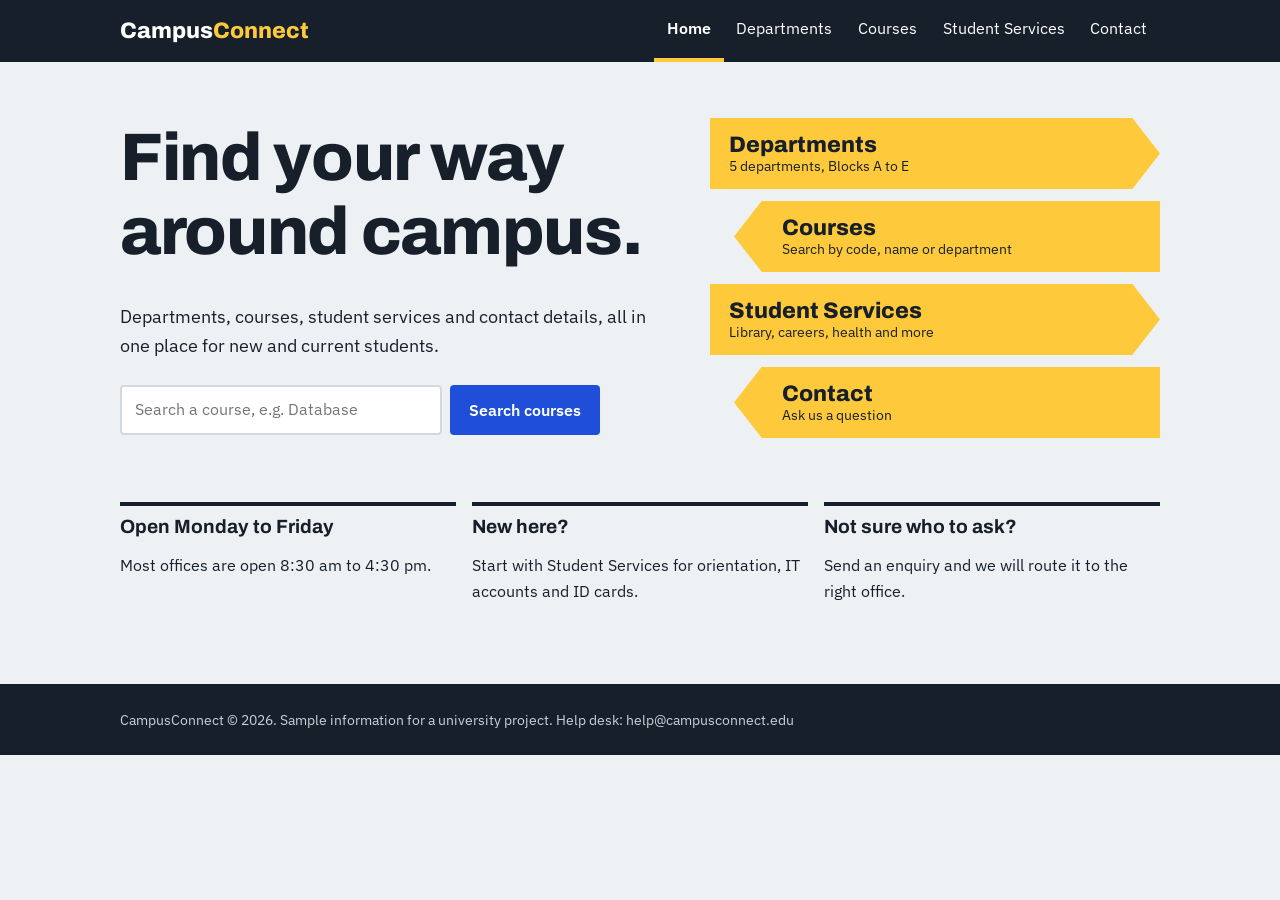
<file: index.html>
<!DOCTYPE html>
<html lang="en">
<head>
<meta charset="UTF-8">
<meta name="viewport" content="width=device-width, initial-scale=1">
<title>Home | CampusConnect</title>
<meta name="description" content="CampusConnect: departments, courses, student services and contacts in one place.">
<link rel="preconnect" href="https://fonts.googleapis.com"><link rel="preconnect" href="https://fonts.gstatic.com" crossorigin>
<link href="https://fonts.googleapis.com/css2?family=Archivo:wght@600;700;800&family=IBM+Plex+Sans:wght@400;600&display=swap" rel="stylesheet">
<link rel="stylesheet" href="css/style.css">
</head>
<body>
<header><div class="wrap">
<a class="brand" href="index.html">Campus<span>Connect</span></a>
<nav aria-label="Main">
<a href="index.html" aria-current="page">Home</a>
<a href="departments.html">Departments</a>
<a href="courses.html">Courses</a>
<a href="services.html">Student Services</a>
<a href="contact.html">Contact</a>
</nav></div></header>
<main><div class="wrap">
<section class="hero">
<div>
<h1>Find your way around campus.</h1>
<p class="lead">Departments, courses, student services and contact details, all in one place for new and current students.</p>
<form class="search" action="courses.html" method="get" role="search">
<label for="hq" style="position:absolute;left:-9999px">Search courses</label>
<input id="hq" name="q" type="search" placeholder="Search a course, e.g. Database">
<button type="submit">Search courses</button>
</form>
</div>
<div class="signpost" aria-label="Quick links">
<a class="sign" href="departments.html">Departments<small>5 departments, Blocks A to E</small></a>
<a class="sign" href="courses.html">Courses<small>Search by code, name or department</small></a>
<a class="sign" href="services.html">Student Services<small>Library, careers, health and more</small></a>
<a class="sign" href="contact.html">Contact<small>Ask us a question</small></a>
</div>
</section>
<section class="facts">
<div><h3>Open Monday to Friday</h3><p>Most offices are open 8:30 am to 4:30 pm.</p></div>
<div><h3>New here?</h3><p>Start with Student Services for orientation, IT accounts and ID cards.</p></div>
<div><h3>Not sure who to ask?</h3><p>Send an enquiry and we will route it to the right office.</p></div>
</section>
</div></main>
<footer><div class="wrap">CampusConnect &copy; 2026. Sample information for a university project. Help desk: help@campusconnect.edu</div></footer>
<script src="js/script.js"></script>
</body>
</html>
</file>
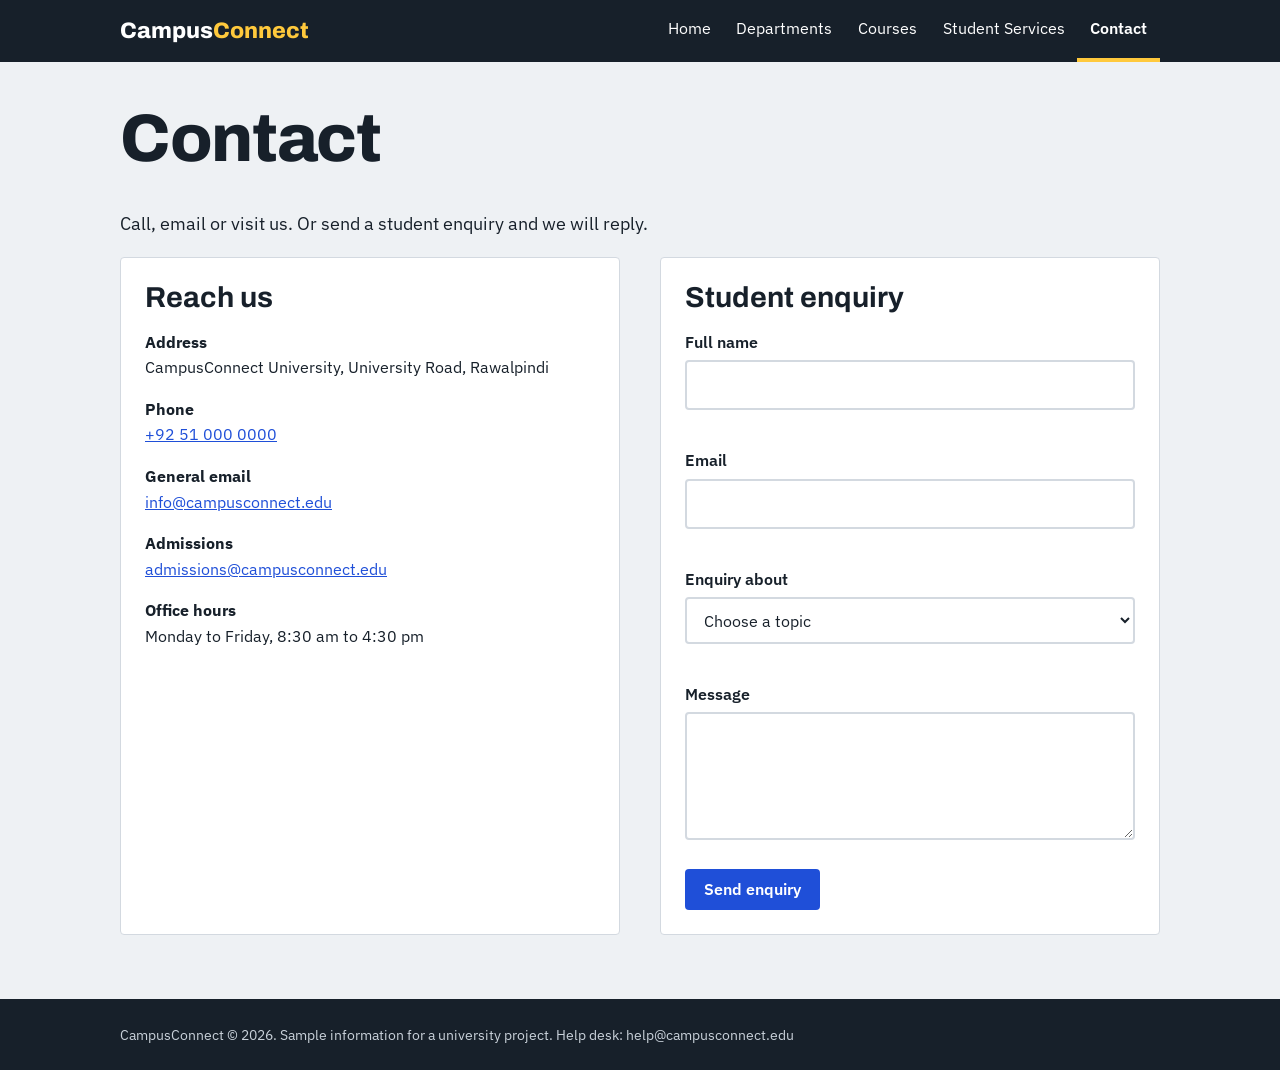
<file: contact.html>
<!DOCTYPE html>
<html lang="en">
<head>
<meta charset="UTF-8">
<meta name="viewport" content="width=device-width, initial-scale=1">
<title>Contact | CampusConnect</title>
<meta name="description" content="CampusConnect: departments, courses, student services and contacts in one place.">
<link rel="preconnect" href="https://fonts.googleapis.com"><link rel="preconnect" href="https://fonts.gstatic.com" crossorigin>
<link href="https://fonts.googleapis.com/css2?family=Archivo:wght@600;700;800&family=IBM+Plex+Sans:wght@400;600&display=swap" rel="stylesheet">
<link rel="stylesheet" href="css/style.css">
</head>
<body>
<header><div class="wrap">
<a class="brand" href="index.html">Campus<span>Connect</span></a>
<nav aria-label="Main">
<a href="index.html">Home</a>
<a href="departments.html">Departments</a>
<a href="courses.html">Courses</a>
<a href="services.html">Student Services</a>
<a href="contact.html" aria-current="page">Contact</a>
</nav></div></header>
<main><div class="wrap">
<h1>Contact</h1>
<p class="lead">Call, email or visit us. Or send a student enquiry and we will reply.</p>
<div class="two">
<div class="panel">
<h2>Reach us</h2>
<dl>
<dt>Address</dt><dd>CampusConnect University, University Road, Rawalpindi</dd>
<dt>Phone</dt><dd><a href="tel:+920510000000">+92 51 000 0000</a></dd>
<dt>General email</dt><dd><a href="mailto:info@campusconnect.edu">info@campusconnect.edu</a></dd>
<dt>Admissions</dt><dd><a href="mailto:admissions@campusconnect.edu">admissions@campusconnect.edu</a></dd>
<dt>Office hours</dt><dd>Monday to Friday, 8:30 am to 4:30 pm</dd>
</dl>
</div>
<div class="panel">
<h2>Student enquiry</h2>
<form id="enquiry" novalidate>
<label for="name">Full name</label>
<input id="name" name="name" autocomplete="name"><p class="err" id="name-err"></p>
<label for="email">Email</label>
<input id="email" name="email" type="email" autocomplete="email"><p class="err" id="email-err"></p>
<label for="topic">Enquiry about</label>
<select id="topic" name="topic"><option value="">Choose a topic</option><option>Admissions</option><option>Courses</option><option>Fees and financial aid</option><option>Student services</option><option>Other</option></select><p class="err" id="topic-err"></p>
<label for="message">Message</label>
<textarea id="message" name="message" rows="4"></textarea><p class="err" id="message-err"></p>
<button type="submit">Send enquiry</button>
<div id="form-msg" class="msg" role="status" aria-live="polite"></div>
</form>
</div>
</div>
</div></main>
<footer><div class="wrap">CampusConnect &copy; 2026. Sample information for a university project. Help desk: help@campusconnect.edu</div></footer>
<script src="js/script.js"></script>
</body>
</html>
</file>
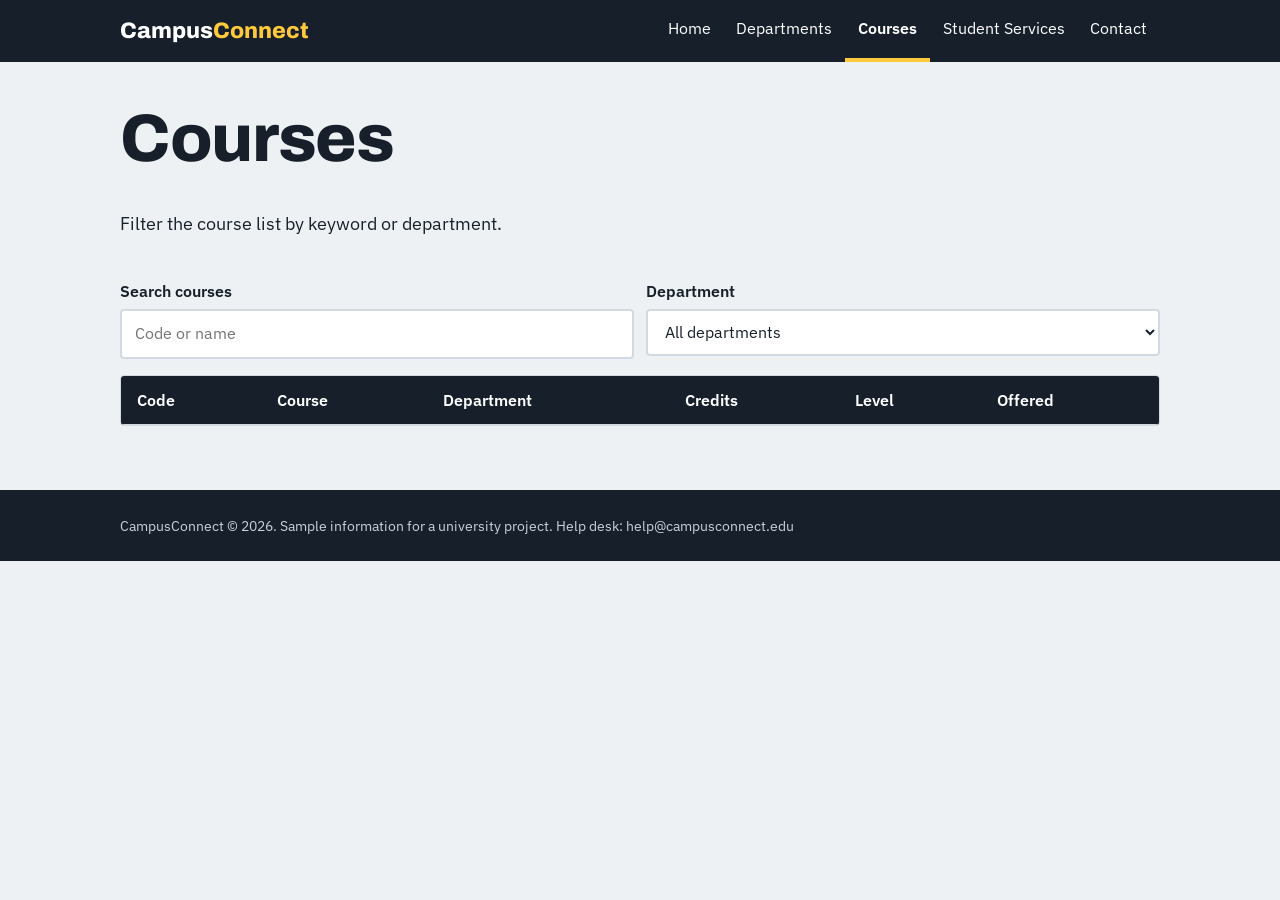
<file: courses.html>
<!DOCTYPE html>
<html lang="en">
<head>
<meta charset="UTF-8">
<meta name="viewport" content="width=device-width, initial-scale=1">
<title>Courses | CampusConnect</title>
<meta name="description" content="CampusConnect: departments, courses, student services and contacts in one place.">
<link rel="preconnect" href="https://fonts.googleapis.com"><link rel="preconnect" href="https://fonts.gstatic.com" crossorigin>
<link href="https://fonts.googleapis.com/css2?family=Archivo:wght@600;700;800&family=IBM+Plex+Sans:wght@400;600&display=swap" rel="stylesheet">
<link rel="stylesheet" href="css/style.css">
</head>
<body>
<header><div class="wrap">
<a class="brand" href="index.html">Campus<span>Connect</span></a>
<nav aria-label="Main">
<a href="index.html">Home</a>
<a href="departments.html">Departments</a>
<a href="courses.html" aria-current="page">Courses</a>
<a href="services.html">Student Services</a>
<a href="contact.html">Contact</a>
</nav></div></header>
<main><div class="wrap">
<h1>Courses</h1>
<p class="lead">Filter the course list by keyword or department.</p>
<div class="filters">
<div><label for="q">Search courses</label><input id="q" type="search" placeholder="Code or name"></div>
<div><label for="dept">Department</label><select id="dept"></select></div>
</div>
<p id="count" aria-live="polite"></p>
<div class="tablewrap"><table>
<thead><tr><th>Code</th><th>Course</th><th>Department</th><th>Credits</th><th>Level</th><th>Offered</th></tr></thead>
<tbody id="course-body"></tbody>
</table></div>
</div></main>
<footer><div class="wrap">CampusConnect &copy; 2026. Sample information for a university project. Help desk: help@campusconnect.edu</div></footer>
<script src="js/script.js"></script>
</body>
</html>
</file>
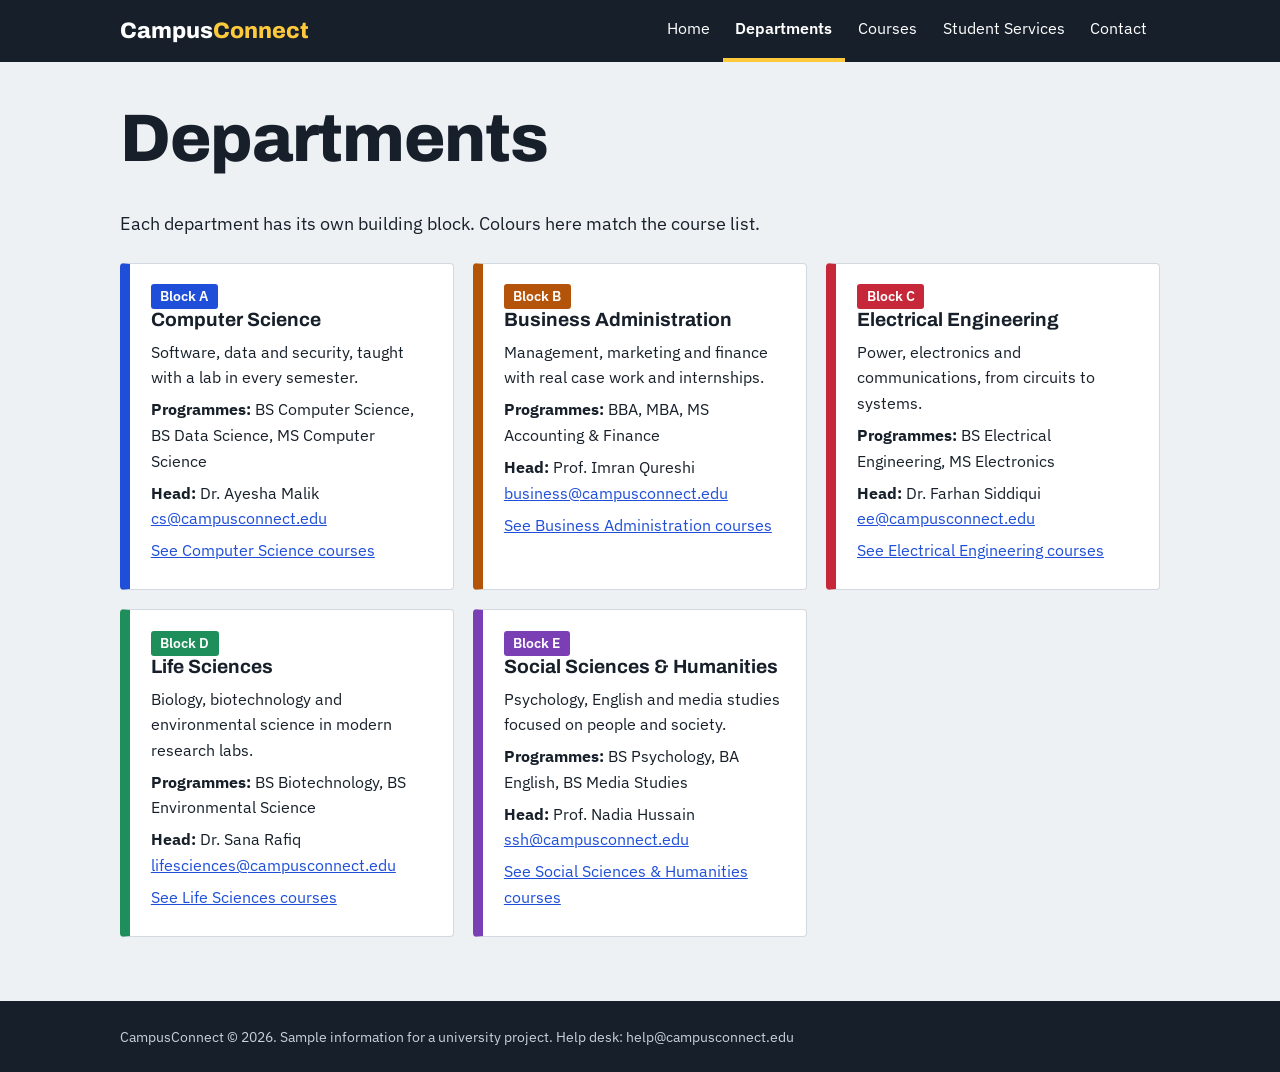
<file: departments.html>
<!DOCTYPE html>
<html lang="en">
<head>
<meta charset="UTF-8">
<meta name="viewport" content="width=device-width, initial-scale=1">
<title>Departments | CampusConnect</title>
<meta name="description" content="CampusConnect: departments, courses, student services and contacts in one place.">
<link rel="preconnect" href="https://fonts.googleapis.com"><link rel="preconnect" href="https://fonts.gstatic.com" crossorigin>
<link href="https://fonts.googleapis.com/css2?family=Archivo:wght@600;700;800&family=IBM+Plex+Sans:wght@400;600&display=swap" rel="stylesheet">
<link rel="stylesheet" href="css/style.css">
</head>
<body>
<header><div class="wrap">
<a class="brand" href="index.html">Campus<span>Connect</span></a>
<nav aria-label="Main">
<a href="index.html">Home</a>
<a href="departments.html" aria-current="page">Departments</a>
<a href="courses.html">Courses</a>
<a href="services.html">Student Services</a>
<a href="contact.html">Contact</a>
</nav></div></header>
<main><div class="wrap">
<h1>Departments</h1>
<p class="lead">Each department has its own building block. Colours here match the course list.</p>
<div class="grid" id="dept-grid"></div>
</div></main>
<footer><div class="wrap">CampusConnect &copy; 2026. Sample information for a university project. Help desk: help@campusconnect.edu</div></footer>
<script src="js/script.js"></script>
</body>
</html>
</file>
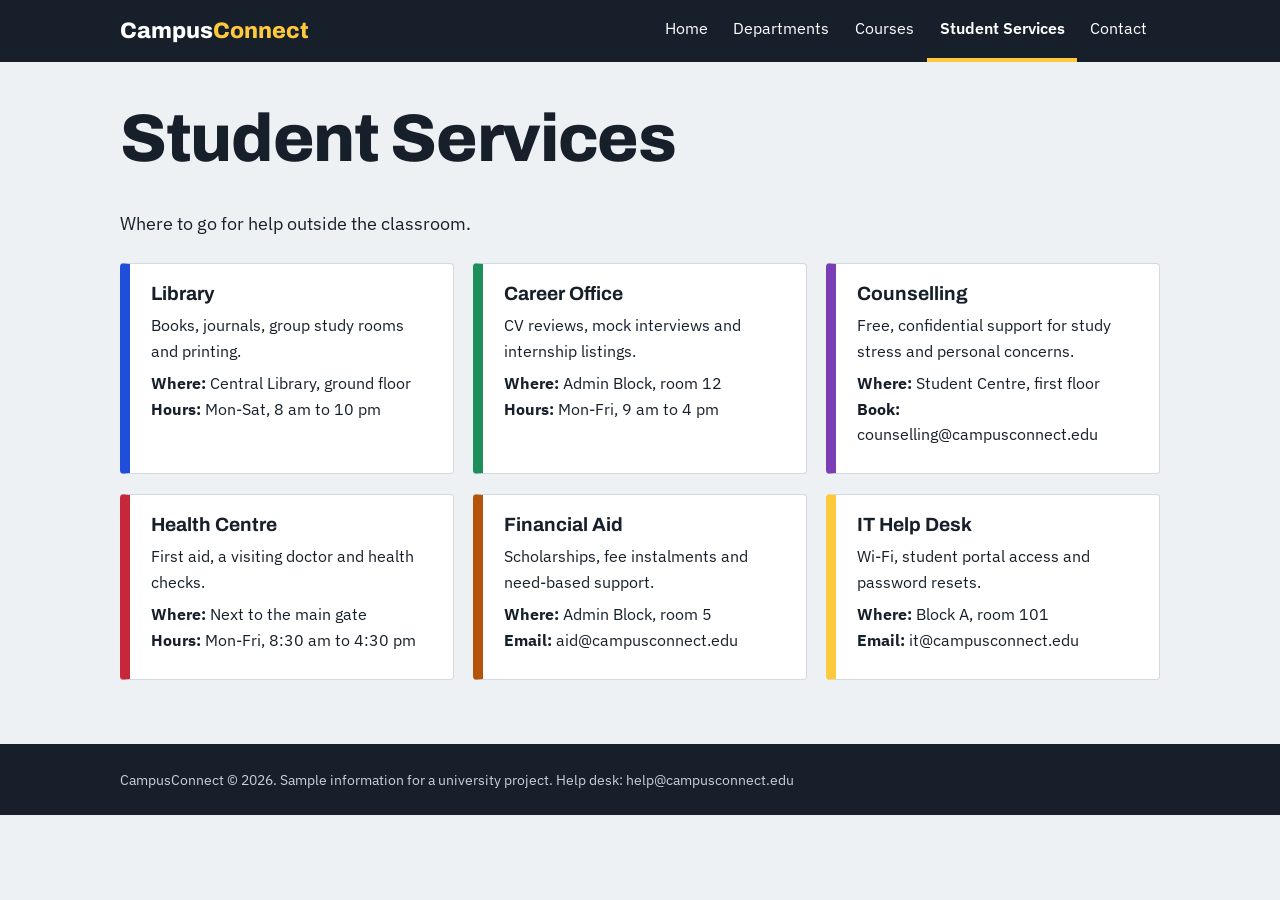
<file: services.html>
<!DOCTYPE html>
<html lang="en">
<head>
<meta charset="UTF-8">
<meta name="viewport" content="width=device-width, initial-scale=1">
<title>Student Services | CampusConnect</title>
<meta name="description" content="CampusConnect: departments, courses, student services and contacts in one place.">
<link rel="preconnect" href="https://fonts.googleapis.com"><link rel="preconnect" href="https://fonts.gstatic.com" crossorigin>
<link href="https://fonts.googleapis.com/css2?family=Archivo:wght@600;700;800&family=IBM+Plex+Sans:wght@400;600&display=swap" rel="stylesheet">
<link rel="stylesheet" href="css/style.css">
</head>
<body>
<header><div class="wrap">
<a class="brand" href="index.html">Campus<span>Connect</span></a>
<nav aria-label="Main">
<a href="index.html">Home</a>
<a href="departments.html">Departments</a>
<a href="courses.html">Courses</a>
<a href="services.html" aria-current="page">Student Services</a>
<a href="contact.html">Contact</a>
</nav></div></header>
<main><div class="wrap">
<h1>Student Services</h1>
<p class="lead">Where to go for help outside the classroom.</p>
<div class="grid">
<article class="card"><h3>Library</h3><p>Books, journals, group study rooms and printing.</p><p><strong>Where:</strong> Central Library, ground floor<br><strong>Hours:</strong> Mon-Sat, 8 am to 10 pm</p></article>
<article class="card" style="--c:#1e8e5a"><h3>Career Office</h3><p>CV reviews, mock interviews and internship listings.</p><p><strong>Where:</strong> Admin Block, room 12<br><strong>Hours:</strong> Mon-Fri, 9 am to 4 pm</p></article>
<article class="card" style="--c:#7a3fb5"><h3>Counselling</h3><p>Free, confidential support for study stress and personal concerns.</p><p><strong>Where:</strong> Student Centre, first floor<br><strong>Book:</strong> counselling@campusconnect.edu</p></article>
<article class="card" style="--c:#c62839"><h3>Health Centre</h3><p>First aid, a visiting doctor and health checks.</p><p><strong>Where:</strong> Next to the main gate<br><strong>Hours:</strong> Mon-Fri, 8:30 am to 4:30 pm</p></article>
<article class="card" style="--c:#b4530a"><h3>Financial Aid</h3><p>Scholarships, fee instalments and need-based support.</p><p><strong>Where:</strong> Admin Block, room 5<br><strong>Email:</strong> aid@campusconnect.edu</p></article>
<article class="card" style="--c:#ffc93c"><h3>IT Help Desk</h3><p>Wi-Fi, student portal access and password resets.</p><p><strong>Where:</strong> Block A, room 101<br><strong>Email:</strong> it@campusconnect.edu</p></article>
</div>
</div></main>
<footer><div class="wrap">CampusConnect &copy; 2026. Sample information for a university project. Help desk: help@campusconnect.edu</div></footer>
<script src="js/script.js"></script>
</body>
</html>
</file>
<file: css/style.css>
:root{--ink:#17202a;--paper:#eef1f4;--card:#fff;--blue:#1f4fd8;--sign:#ffc93c;--green:#1e8e5a;--red:#c62839;--line:#d3d9e0;
--font:"IBM Plex Sans",system-ui,-apple-system,"Segoe UI",sans-serif;--head:"Archivo","Arial Narrow",Arial,sans-serif}
*{box-sizing:border-box}
body{margin:0;font:1rem/1.6 var(--font);color:var(--ink);background:var(--paper)}
h1,h2,h3{font-family:var(--head);line-height:1.1;margin:0 0 .5em}
h1{font-size:clamp(2.4rem,6vw,4.2rem);font-weight:800;letter-spacing:-.02em}
h2{font-size:1.8rem;font-weight:700}h3{font-size:1.2rem;font-weight:700}
a{color:var(--blue)}
:focus-visible{outline:3px solid var(--blue);outline-offset:2px}
.wrap{max-width:1080px;margin:0 auto;padding:0 1.25rem}
header{background:var(--ink)}
header .wrap{display:flex;flex-wrap:wrap;align-items:center;justify-content:space-between;gap:.5rem 2rem}
.brand{font:800 1.4rem var(--head);color:#fff;text-decoration:none;padding:1rem 0}
.brand span{color:var(--sign)}
nav{display:flex;flex-wrap:wrap}
nav a{color:#fff;text-decoration:none;padding:1rem .8rem;border-bottom:4px solid transparent}
nav a:hover{border-color:#5b6b7d}
nav a[aria-current]{border-color:var(--sign);font-weight:600}
main{padding:2.5rem 0 4rem}
.lead{font-size:1.15rem;max-width:60ch}
.hero{display:grid;grid-template-columns:1.1fr .9fr;gap:2.5rem;align-items:center;padding:1rem 0 2rem}
.search{display:flex;gap:.5rem;margin-top:1.5rem;max-width:30rem}
input,select,textarea{font:inherit;padding:.65rem .8rem;border:2px solid var(--line);border-radius:4px;background:#fff;width:100%;color:var(--ink)}
input:focus,select:focus,textarea:focus{border-color:var(--blue);outline:none}
button,.btn{font:600 1rem var(--font);background:var(--blue);color:#fff;border:0;border-radius:4px;padding:.65rem 1.2rem;cursor:pointer;text-decoration:none;white-space:nowrap}
button:hover,.btn:hover{background:#163aa3}
.signpost{display:grid;gap:.7rem}
.sign{display:block;background:var(--sign);color:var(--ink);text-decoration:none;font:800 1.4rem var(--head);padding:.9rem 3rem .9rem 1.2rem;clip-path:polygon(0 0,calc(100% - 28px) 0,100% 50%,calc(100% - 28px) 100%,0 100%);transition:transform .15s}
.sign small{display:block;font:400 .85rem var(--font)}
.sign:nth-child(even){clip-path:polygon(28px 0,100% 0,100% 100%,28px 100%,0 50%);padding:.9rem 1.2rem .9rem 3rem;margin-left:1.5rem}
.sign:hover{transform:translateX(6px)}.sign:nth-child(even):hover{transform:translateX(-6px)}
.facts{display:flex;flex-wrap:wrap;gap:1rem;margin-top:2rem}
.facts div{flex:1 1 200px;border-top:4px solid var(--ink);padding-top:.6rem}
.grid{display:grid;grid-template-columns:repeat(auto-fill,minmax(300px,1fr));gap:1.2rem;margin-top:1.5rem}
.card{background:var(--card);border:1px solid var(--line);border-left:10px solid var(--c,var(--blue));padding:1.2rem 1.3rem;border-radius:4px}
.card p{margin:.4rem 0}
.tag{display:inline-block;background:var(--c,var(--ink));color:#fff;font-weight:600;font-size:.85rem;padding:.1rem .6rem;border-radius:3px}
.filters{display:flex;flex-wrap:wrap;gap:.8rem;margin:1.5rem 0 1rem}.filters>*{flex:1 1 220px}
.tablewrap{overflow-x:auto;background:#fff;border:1px solid var(--line);border-radius:4px}
table{border-collapse:collapse;width:100%;min-width:620px}
th,td{text-align:left;padding:.7rem 1rem;border-bottom:1px solid var(--line)}
th{background:var(--ink);color:#fff;font-weight:600}
td:first-child{font-weight:600;white-space:nowrap}
.dot{display:inline-block;width:.8em;height:.8em;border-radius:50%;background:var(--c);margin-right:.4em}
.empty{padding:1.5rem;text-align:center}
.two{display:grid;grid-template-columns:1fr 1fr;gap:2.5rem}
.panel{background:var(--card);border:1px solid var(--line);border-radius:4px;padding:1.5rem}
dl{margin:0}dt{font-weight:700;margin-top:1rem}dd{margin:0}
label{display:block;font-weight:600;margin:1rem 0 .3rem}
.err{color:var(--red);font-size:.9rem;min-height:1.3em;margin:.2rem 0 0}
.invalid{border-color:var(--red)}
.msg{margin-top:1rem;padding:.9rem 1rem;border-radius:4px;display:none;font-weight:600}
.msg.ok{display:block;background:#dff3e8;color:#12653f}
.msg.bad{display:block;background:#fbe1e4;color:#8f1a28}
footer{background:var(--ink);color:#c9d1da;padding:1.5rem 0;font-size:.9rem}
@media(max-width:800px){.hero,.two{grid-template-columns:1fr}}
@media(prefers-reduced-motion:reduce){.sign{transition:none}}
</file>
